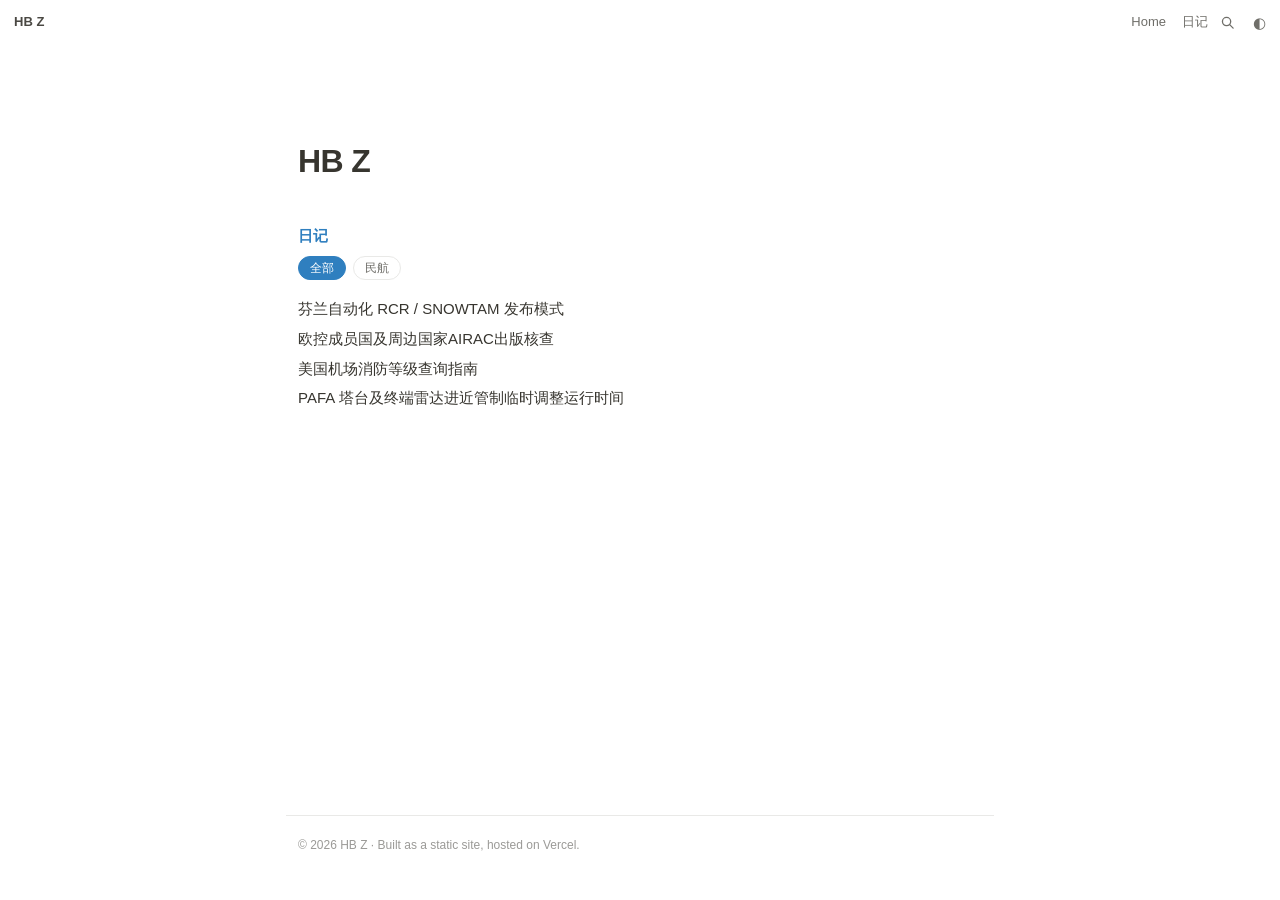
<file: index.html>
<!doctype html>
<html lang="en">
<head>
  <meta charset="utf-8">
  <meta http-equiv="Cache-Control" content="no-cache, no-store, must-revalidate">
  <meta http-equiv="Pragma" content="no-cache">
  <meta http-equiv="Expires" content="0">
  <meta name="viewport" content="width=device-width, initial-scale=1">
  <title>Your Name</title>
  <meta name="description" content="Personal diary — notes and thoughts.">
  <link rel="icon" href="assets/favicon.svg" type="image/svg+xml">
  <link rel="stylesheet" href="assets/style.css?v=202611212124">
</head>
<body>
  <header class="topbar">
    <a class="topbar-brand" href="index.html" data-brand>Your Name</a>
    <nav data-nav></nav>
    <button class="theme-toggle" type="button" title="Toggle theme" aria-label="Toggle color theme">◐</button>
  </header>

  <main class="page"><div class="column" id="app"></div></main>
  <footer class="footer"><div class="footer-inner" data-footer></div></footer>

  <script src="assets/render.js?v=202611212124"></script>
  <script src="assets/site.js?v=202611212124"></script>
</body>
</html>
</file>
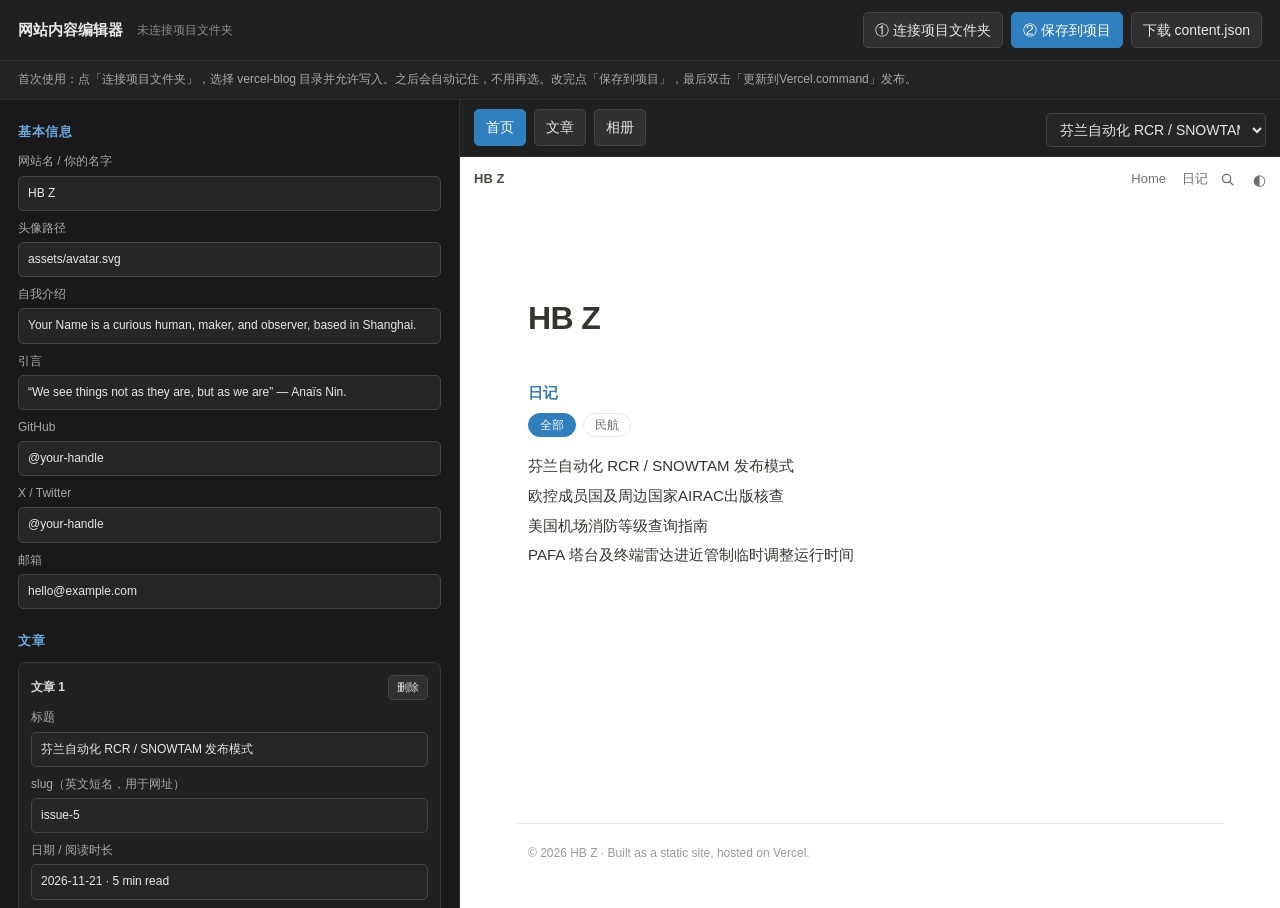
<file: admin.html>
<!doctype html>
<html lang="zh-CN">
<head>
<meta charset="utf-8">
<meta name="viewport" content="width=device-width, initial-scale=1">
<title>网站内容编辑器</title>
<style>
  * { box-sizing: border-box; }
  body { margin: 0; background: #191919; color: #e8e8e6; font: 14px/1.6 -apple-system, BlinkMacSystemFont, "PingFang SC", sans-serif; }
  button, input, textarea, select { font: inherit; }
  .bar { position: sticky; top: 0; z-index: 5; display: flex; align-items: center; gap: 14px; padding: 12px 18px; background: #202020; border-bottom: 1px solid #333; }
  .bar strong { font-size: 15px; }
  .bar .actions { margin-left: auto; display: flex; gap: 8px; flex-wrap: wrap; }
  .bar button, .mini, .pbtn, select { background: #303030; color: #e8e8e6; border: 1px solid #454545; border-radius: 5px; padding: 6px 11px; cursor: pointer; }
  .bar button:hover, .mini:hover, .pbtn:hover, select:hover { background: #3b3b3b; }
  .bar button.primary { background: #2f7fbf; border-color: #2f7fbf; color: #fff; }
  #status { color: #8b8b88; font-size: 12px; }
  .notice { padding: 9px 18px; background: #232323; color: #aaa; font-size: 12px; border-bottom: 1px solid #2c2c2c; }
  .wrap { display: grid; grid-template-columns: 460px 1fr; height: calc(100vh - 92px); }
  .form-pane { overflow: auto; padding: 18px; border-right: 1px solid #333; }
  .preview-pane { display: flex; flex-direction: column; min-width: 0; background: #111; }
  .preview-bar { display: flex; align-items: center; gap: 8px; padding: 9px 14px; background: #202020; border-bottom: 1px solid #333; }
  .pbtn.active { background: #2f7fbf; border-color: #2f7fbf; color: #fff; }
  #previewSlug { margin-left: auto; max-width: 220px; }
  iframe { flex: 1; width: 100%; border: 0; background: #fff; }
  h3 { margin: 22px 0 10px; font-size: 13px; color: #6ba9e0; letter-spacing: .04em; }
  h3:first-child { margin-top: 4px; }
  label { display: block; margin: 8px 0; color: #a8a8a5; font-size: 12px; }
  input, textarea, select { display: block; width: 100%; margin-top: 4px; background: #262626; color: #e8e8e6; border: 1px solid #444; border-radius: 5px; padding: 7px 9px; outline: none; }
  input:focus, textarea:focus { border-color: #6ba9e0; }
  textarea { resize: vertical; }
  .row-card { padding: 12px; margin: 10px 0; background: #212121; border: 1px solid #363636; border-radius: 7px; }
  .row-head { display: flex; align-items: center; margin-bottom: 4px; }
  .row-head strong { font-size: 12px; color: #ddd; }
  .row-head .mini { margin-left: auto; }
  .mini { padding: 3px 8px; font-size: 11px; }
  .photo-row { display: grid; grid-template-columns: 1fr 1fr 28px; gap: 6px; align-items: end; margin: 6px 0; }
  .photo-row input { margin: 0; }
  .photo-row .mini { padding: 6px 0; text-align: center; }
  .tip { color: #777; font-size: 11px; margin: 4px 0 0; }
  @media (max-width: 900px) { .wrap { grid-template-columns: 1fr; height: auto; } .preview-pane { height: 70vh; } }
</style>
</head>
<body>

<div class="bar">
  <strong>网站内容编辑器</strong>
  <span id="status">未连接项目文件夹</span>
  <div class="actions">
    <button id="connectBtn">① 连接项目文件夹</button>
    <button id="saveBtn" class="primary">② 保存到项目</button>
    <button id="downloadBtn">下载 content.json</button>
  </div>
</div>
<div class="notice" id="notice">首次使用：点「连接项目文件夹」，选择 vercel-blog 目录并允许写入。之后会自动记住，不用再选。改完点「保存到项目」，最后双击「更新到Vercel.command」发布。</div>

<div class="wrap">
  <section class="form-pane" id="formPane">
    <h3>基本信息</h3>
    <label>网站名 / 你的名字<input id="siteName"></label>
    <label>头像路径<input id="avatar" placeholder="assets/avatar.svg"></label>
    <label>自我介绍<input id="bio"></label>
    <label>引言<input id="quote"></label>
    <label>GitHub<input id="github" placeholder="@your-handle"></label>
    <label>X / Twitter<input id="x" placeholder="@your-handle"></label>
    <label>邮箱<input id="email" placeholder="hello@example.com"></label>

    <h3>文章</h3>
    <div id="writingsRows"></div>
    <button class="mini" id="addWriting">+ 添加文章</button>

    <h3>相册</h3>
    <div id="albumsRows"></div>
    <button class="mini" id="addAlbum">+ 添加相册</button>
    <p class="tip">提示：正文里空一行表示分段；如果每一段都以「1. 2. 3.」开头，会自动排成编号列表。照片路径可用 assets/ 下的本地文件，也可填完整网址。</p>
  </section>

  <section class="preview-pane">
    <div class="preview-bar">
      <button class="pbtn active" data-preview="home">首页</button>
      <button class="pbtn" data-preview="post">文章</button>
      <button class="pbtn" data-preview="photos">相册</button>
      <select id="previewSlug"></select>
    </div>
    <iframe id="preview" title="实时预览"></iframe>
  </section>
</div>

<script src="assets/render.js"></script>
<script>
(function () {
  var $ = function (s) { return document.querySelector(s); };
  var data = null, dirHandle = null, previewPage = 'home', previewSlug = '';
  var statusEl = $('#status'), noticeEl = $('#notice');

  function setStatus(text, bad) {
    statusEl.textContent = text;
    statusEl.style.color = bad ? '#ea7773' : '#8b8b88';
  }

  /* ---- IndexedDB: remember the folder handle ---- */
  function openDB() {
    return new Promise(function (resolve, reject) {
      var req = indexedDB.open('blog-editor', 1);
      req.onupgradeneeded = function () { req.result.createObjectStore('handles'); };
      req.onsuccess = function () { resolve(req.result); };
      req.onerror = function () { reject(req.error); };
    });
  }
  async function saveHandle(handle) {
    var db = await openDB();
    return new Promise(function (resolve, reject) {
      var tx = db.transaction('handles', 'readwrite');
      tx.objectStore('handles').put(handle, 'dir');
      tx.oncomplete = resolve; tx.onerror = function () { reject(tx.error); };
    });
  }
  async function loadHandle() {
    var db = await openDB();
    return new Promise(function (resolve) {
      var tx = db.transaction('handles', 'readonly');
      var req = tx.objectStore('handles').get('dir');
      req.onsuccess = function () { resolve(req.result || null); };
      req.onerror = function () { resolve(null); };
    });
  }

  /* ---- form <-> data ---- */
  function syncFromDOM() {
    if (!data) return;
    data.siteName = $('#siteName').value;
    data.avatar = $('#avatar').value;
    data.bio = $('#bio').value;
    data.quote = $('#quote').value;
    data.social = { github: $('#github').value, x: $('#x').value, email: $('#email').value };

    data.writings = Array.prototype.map.call(document.querySelectorAll('#writingsRows .row-card'), function (row) {
      return {
        slug: row.querySelector('[data-field="slug"]').value,
        title: row.querySelector('[data-field="title"]').value,
        date: row.querySelector('[data-field="date"]').value,
        body: row.querySelector('[data-field="body"]').value
      };
    });

    data.albums = Array.prototype.map.call(document.querySelectorAll('#albumsRows .row-card'), function (row) {
      return {
        name: row.querySelector('[data-field="albumName"]').value,
        photos: Array.prototype.map.call(row.querySelectorAll('.photo-row'), function (p) {
          return {
            src: p.querySelector('[data-field="src"]').value,
            caption: p.querySelector('[data-field="caption"]').value
          };
        })
      };
    });
  }

  function renderBasicForm() {
    $('#siteName').value = data.siteName || '';
    $('#avatar').value = data.avatar || '';
    $('#bio').value = data.bio || '';
    $('#quote').value = data.quote || '';
    $('#github').value = (data.social || {}).github || '';
    $('#x').value = (data.social || {}).x || '';
    $('#email').value = (data.social || {}).email || '';
  }

  function renderWritingsForm() {
    $('#writingsRows').innerHTML = (data.writings || []).map(function (w, i) {
      return '<div class="row-card" data-i="' + i + '">'
        + '<div class="row-head"><strong>文章 ' + (i + 1) + '</strong><button class="mini remove-writing" data-i="' + i + '">删除</button></div>'
        + '<label>标题<input data-field="title" value="' + esc(w.title) + '"></label>'
        + '<label>slug（英文短名，用于网址）<input data-field="slug" value="' + esc(w.slug) + '"></label>'
        + '<label>日期 / 阅读时长<input data-field="date" value="' + esc(w.date) + '"></label>'
        + '<label>正文<textarea data-field="body" rows="9">' + esc(w.body) + '</textarea></label>'
        + '</div>';
    }).join('');
    updateSlugOptions();
  }

  function renderAlbumsForm() {
    $('#albumsRows').innerHTML = (data.albums || []).map(function (a, i) {
      var photos = (a.photos || []).map(function (p, j) {
        return '<div class="photo-row">'
          + '<input data-field="src" value="' + esc(p.src) + '" placeholder="assets/photo-1.svg">'
          + '<input data-field="caption" value="' + esc(p.caption) + '" placeholder="图片说明">'
          + '<button class="mini remove-photo" data-i="' + i + '" data-j="' + j + '">×</button></div>';
      }).join('');
      return '<div class="row-card" data-i="' + i + '">'
        + '<div class="row-head"><strong>相册 ' + (i + 1) + '</strong><button class="mini remove-album" data-i="' + i + '">删除</button></div>'
        + '<label>相册名<input data-field="albumName" value="' + esc(a.name) + '"></label>'
        + '<div class="photos">' + photos + '</div>'
        + '<button class="mini add-photo" data-i="' + i + '">+ 添加照片</button>'
        + '</div>';
    }).join('');
  }

  function updateSlugOptions() {
    var sel = $('#previewSlug');
    var old = sel.value || previewSlug;
    sel.innerHTML = (data.writings || []).map(function (w) {
      return '<option value="' + esc(w.slug) + '">' + esc(w.title) + '</option>';
    }).join('');
    if (old && (data.writings || []).some(function (w) { return w.slug === old; })) sel.value = old;
    previewSlug = sel.value;
  }

  /* ---- live preview ---- */
  function updatePreview() {
    if (!data) return;
    var d = JSON.parse(JSON.stringify(data));
    var origin = location.origin;
    var payload = JSON.stringify(d).replace(/</g, '\\u003c');
    var html = '<!doctype html><html><head><meta charset="utf-8">'
      + '<link rel="stylesheet" href="' + origin + '/assets/style.css"></head><body>'
      + '<header class="topbar"><a class="topbar-brand" href="#" data-brand></a>'
      + '<nav data-nav></nav><button class="theme-toggle">◐</button></header>'
      + '<main class="page"><div class="column" id="app"></div></main>'
      + '<footer class="footer"><div class="footer-inner" data-footer></div></footer>'
      + '<script src="' + origin + '/assets/render.js"><\/script>'
      + '<script>renderAll(' + payload + ',"' + previewPage + '",' + JSON.stringify(previewSlug) + ');<\/script>'
      + '</body></html>';
    $('#preview').srcdoc = html;
  }

  function refreshAll() { renderBasicForm(); renderWritingsForm(); renderAlbumsForm(); updatePreview(); }

  /* ---- events ---- */
  $('#formPane').addEventListener('input', function () { syncFromDOM(); updatePreview(); });

  $('#writingsRows').addEventListener('click', function (e) {
    syncFromDOM();
    var btn = e.target.closest('button');
    if (!btn) return;
    var i = Number(btn.dataset.i);
    if (btn.classList.contains('remove-writing')) data.writings.splice(i, 1);
    renderWritingsForm(); updatePreview();
  });

  $('#addWriting').addEventListener('click', function () {
    syncFromDOM();
    data.writings.push({ slug: 'new-post-' + Date.now().toString(36), title: '新文章标题', date: '2026-01-01', body: '第一段简介。\n\n1. 第一点\n2. 第二点\n\n— ' + (data.siteName || 'Your Name') + ', 2026' });
    renderWritingsForm(); updatePreview();
  });

  $('#albumsRows').addEventListener('click', function (e) {
    syncFromDOM();
    var btn = e.target.closest('button');
    if (!btn) return;
    var i = Number(btn.dataset.i);
    if (btn.classList.contains('remove-album')) data.albums.splice(i, 1);
    else if (btn.classList.contains('remove-photo')) data.albums[i].photos.splice(Number(btn.dataset.j), 1);
    else if (btn.classList.contains('add-photo')) data.albums[i].photos.push({ src: 'assets/photo-1.svg', caption: '新照片说明' });
    renderAlbumsForm(); updatePreview();
  });

  $('#addAlbum').addEventListener('click', function () {
    syncFromDOM();
    data.albums.push({ name: '新相册', photos: [{ src: 'assets/photo-1.svg', caption: '照片说明' }] });
    renderAlbumsForm(); updatePreview();
  });

  document.querySelectorAll('.pbtn').forEach(function (btn) {
    btn.addEventListener('click', function () {
      document.querySelectorAll('.pbtn').forEach(function (b) { b.classList.remove('active'); });
      btn.classList.add('active');
      previewPage = btn.dataset.preview;
      updatePreview();
    });
  });
  $('#previewSlug').addEventListener('change', function () { previewSlug = this.value; updatePreview(); });

  $('#connectBtn').addEventListener('click', async function () {
    if (!window.showDirectoryPicker) {
      setStatus('当前浏览器不支持，请用 Chrome / Edge 打开', true);
      return;
    }
    try {
      dirHandle = await window.showDirectoryPicker({ mode: 'readwrite' });
      await saveHandle(dirHandle);
      setStatus('已连接：' + dirHandle.name);
      noticeEl.textContent = '已连接项目文件夹。修改左侧表单，右侧实时预览；点「保存到项目」写入 content.json，再双击「更新到Vercel.command」发布。';
    } catch (e) {
      setStatus('连接取消：' + (e.message || e.name), true);
    }
  });

  $('#saveBtn').addEventListener('click', async function () {
    syncFromDOM();
    if (!dirHandle) { setStatus('请先点「连接项目文件夹」', true); return; }
    try {
      var fh = await dirHandle.getFileHandle('content.json', { create: true });
      var w = await fh.createWritable();
      await w.write(JSON.stringify(data, null, 2) + '\n');
      await w.close();
      setStatus('已保存 content.json ✓');
    } catch (e) {
      setStatus('保存失败：' + (e.message || e.name), true);
    }
  });

  $('#downloadBtn').addEventListener('click', function () {
    syncFromDOM();
    var blob = new Blob([JSON.stringify(data, null, 2) + '\n'], { type: 'application/json' });
    var a = document.createElement('a');
    a.href = URL.createObjectURL(blob);
    a.download = 'content.json';
    a.click();
    URL.revokeObjectURL(a.href);
    setStatus('已下载 content.json，请手动放到项目目录');
  });

  /* ---- init ---- */
  (async function () {
    try {
      var h = await loadHandle();
      if (h && h.queryPermission) {
        var perm = await h.queryPermission({ mode: 'readwrite' });
        if (perm === 'granted') { dirHandle = h; setStatus('已连接：' + h.name); }
      }
    } catch (e) { /* ignore */ }

    try {
      var r = await fetch('content.json', { cache: 'no-store' });
      data = await r.json();
      refreshAll();
    } catch (e) {
      noticeEl.textContent = '读取 content.json 失败。请双击项目目录里的「编辑网站.command」启动本地服务后再打开本页，不要直接用 file:// 打开。';
      setStatus('需要本地服务', true);
    }
  })();
})();
</script>
</body>
</html>
</file>
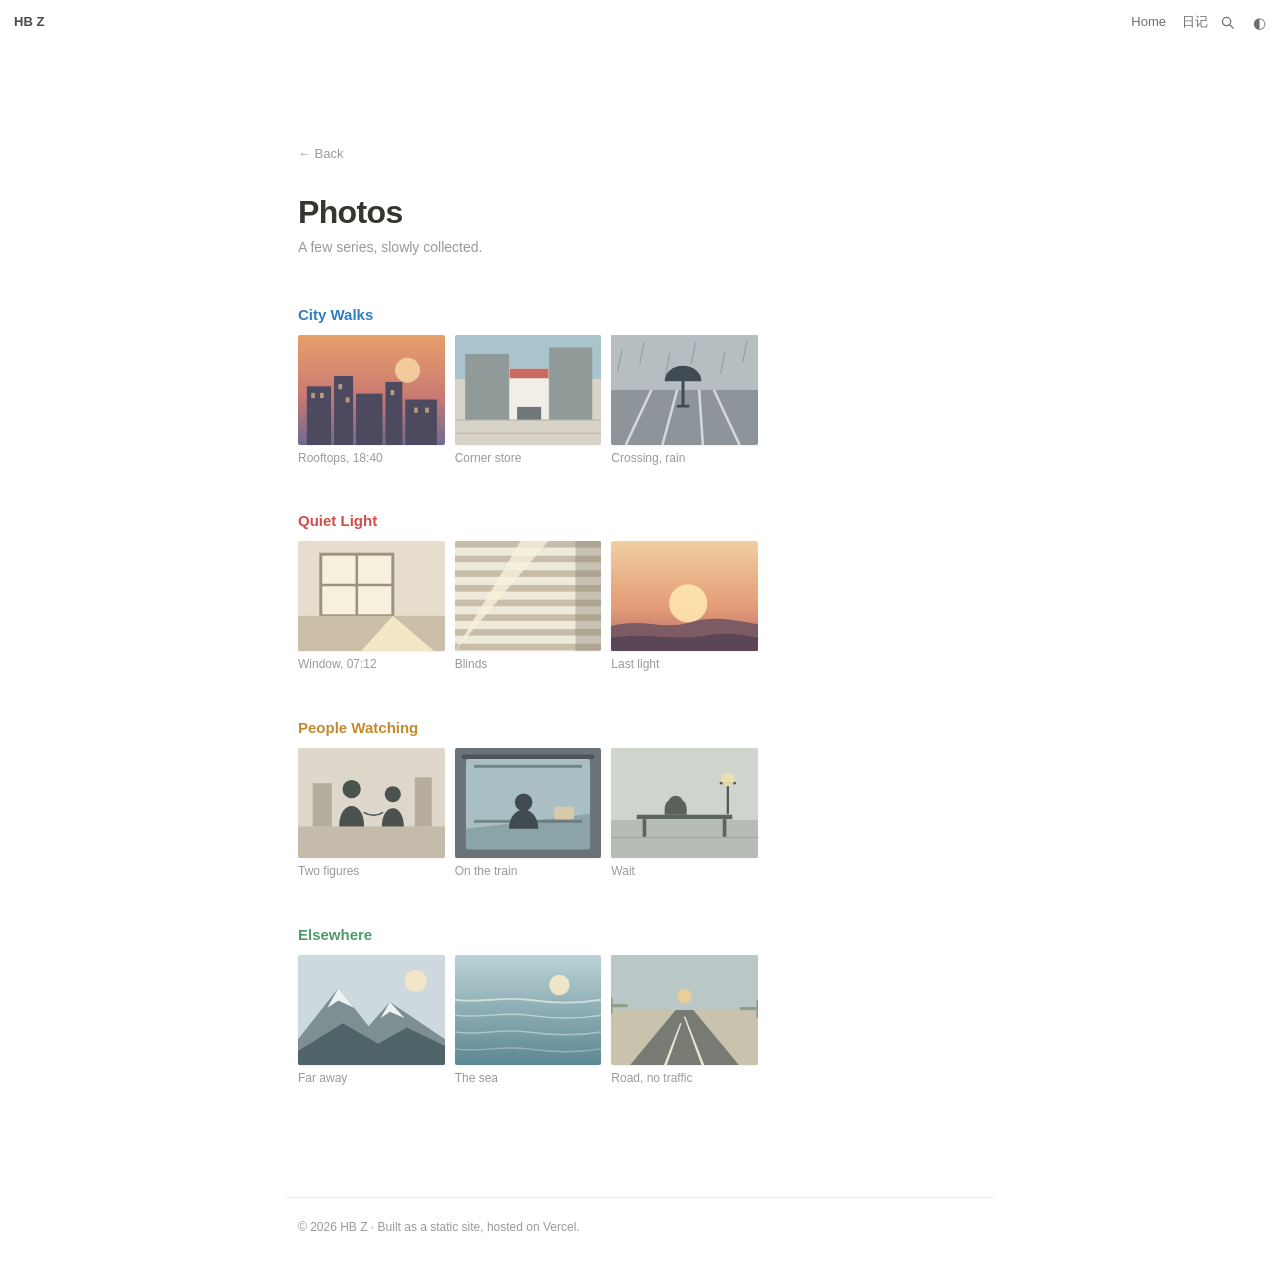
<file: photos.html>
<!doctype html>
<html lang="en">
<head>
  <meta charset="utf-8">
  <meta http-equiv="Cache-Control" content="no-cache, no-store, must-revalidate">
  <meta http-equiv="Pragma" content="no-cache">
  <meta http-equiv="Expires" content="0">
  <meta name="viewport" content="width=device-width, initial-scale=1">
  <title>Photos</title>
  <link rel="icon" href="assets/favicon.svg" type="image/svg+xml">
  <link rel="stylesheet" href="assets/style.css?v=202611212124">
</head>
<body>
  <header class="topbar">
    <a class="topbar-brand" href="index.html" data-brand>Your Name</a>
    <nav data-nav></nav>
    <button class="theme-toggle" type="button" title="Toggle theme" aria-label="Toggle color theme">◐</button>
  </header>

  <main class="page"><div class="column" id="app"></div></main>
  <footer class="footer"><div class="footer-inner" data-footer></div></footer>

  <script src="assets/render.js?v=202611212124"></script>
  <script src="assets/site.js?v=202611212124"></script>
</body>
</html>
</file>
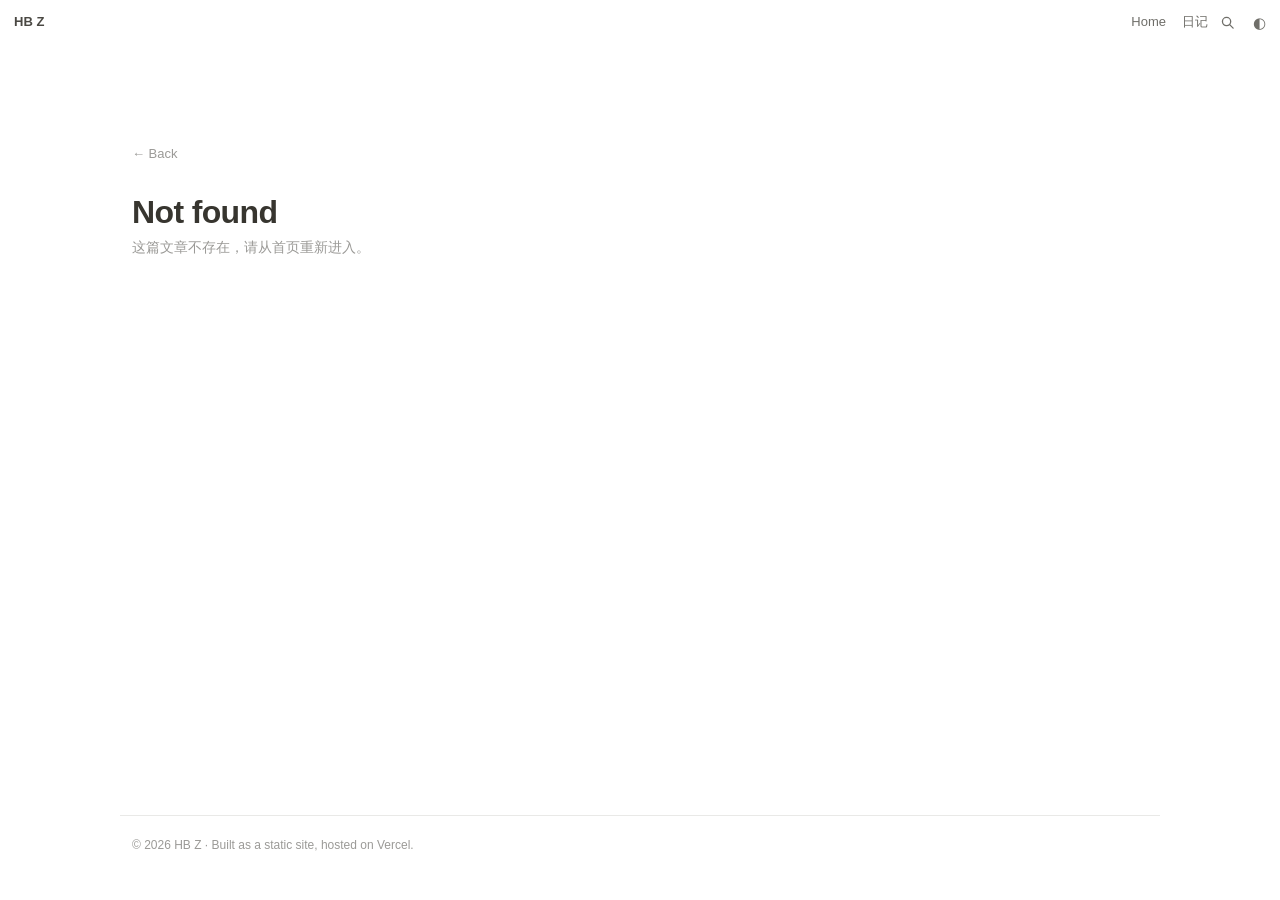
<file: post.html>
<!doctype html>
<html lang="en">
<head>
  <meta charset="utf-8">
  <meta http-equiv="Cache-Control" content="no-cache, no-store, must-revalidate">
  <meta http-equiv="Pragma" content="no-cache">
  <meta http-equiv="Expires" content="0">
  <meta name="viewport" content="width=device-width, initial-scale=1">
  <title>Writing</title>
  <link rel="icon" href="assets/favicon.svg" type="image/svg+xml">
  <link rel="stylesheet" href="assets/style.css?v=202611212124">
</head>
<body>
  <header class="topbar">
    <a class="topbar-brand" href="index.html" data-brand>Your Name</a>
    <nav data-nav></nav>
    <button class="theme-toggle" type="button" title="Toggle theme" aria-label="Toggle color theme">◐</button>
  </header>

  <main class="page page-post"><div class="column" id="app"></div></main>
  <footer class="footer"><div class="footer-inner" data-footer></div></footer>

  <script src="assets/render.js?v=202611212124"></script>
  <script src="assets/site.js?v=202611212124"></script>
</body>
</html>
</file>
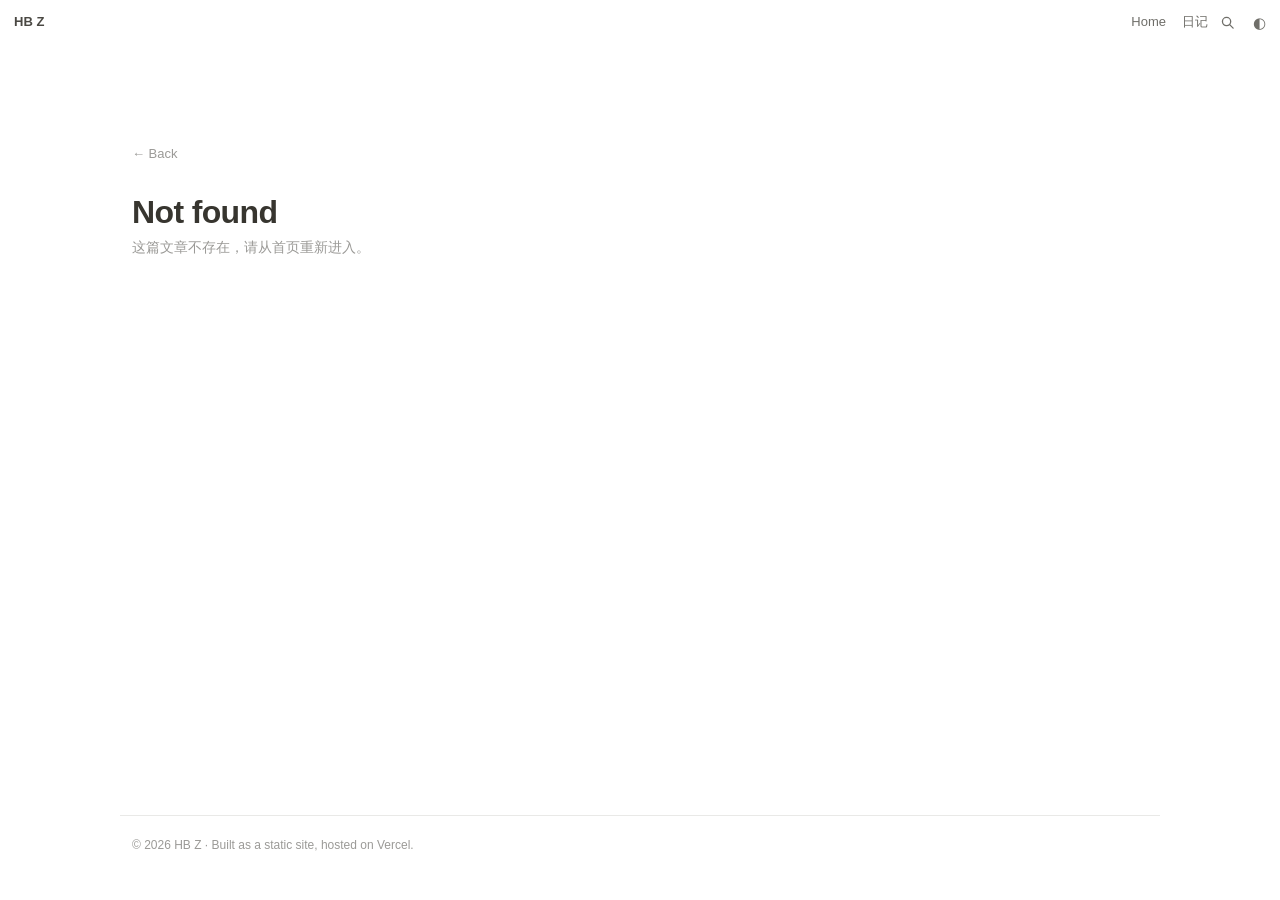
<file: writing-2.html>
<!doctype html>
<html lang="en">
<head>
  <meta charset="utf-8">
  <meta http-equiv="refresh" content="0; url=post.html?slug=field-guide-attention">
  <title>Redirecting…</title>
  <script>location.replace('post.html?slug=field-guide-attention');</script>
</head>
<body><p><a href="post.html?slug=field-guide-attention">继续阅读</a></p></body>
</html>
</file>
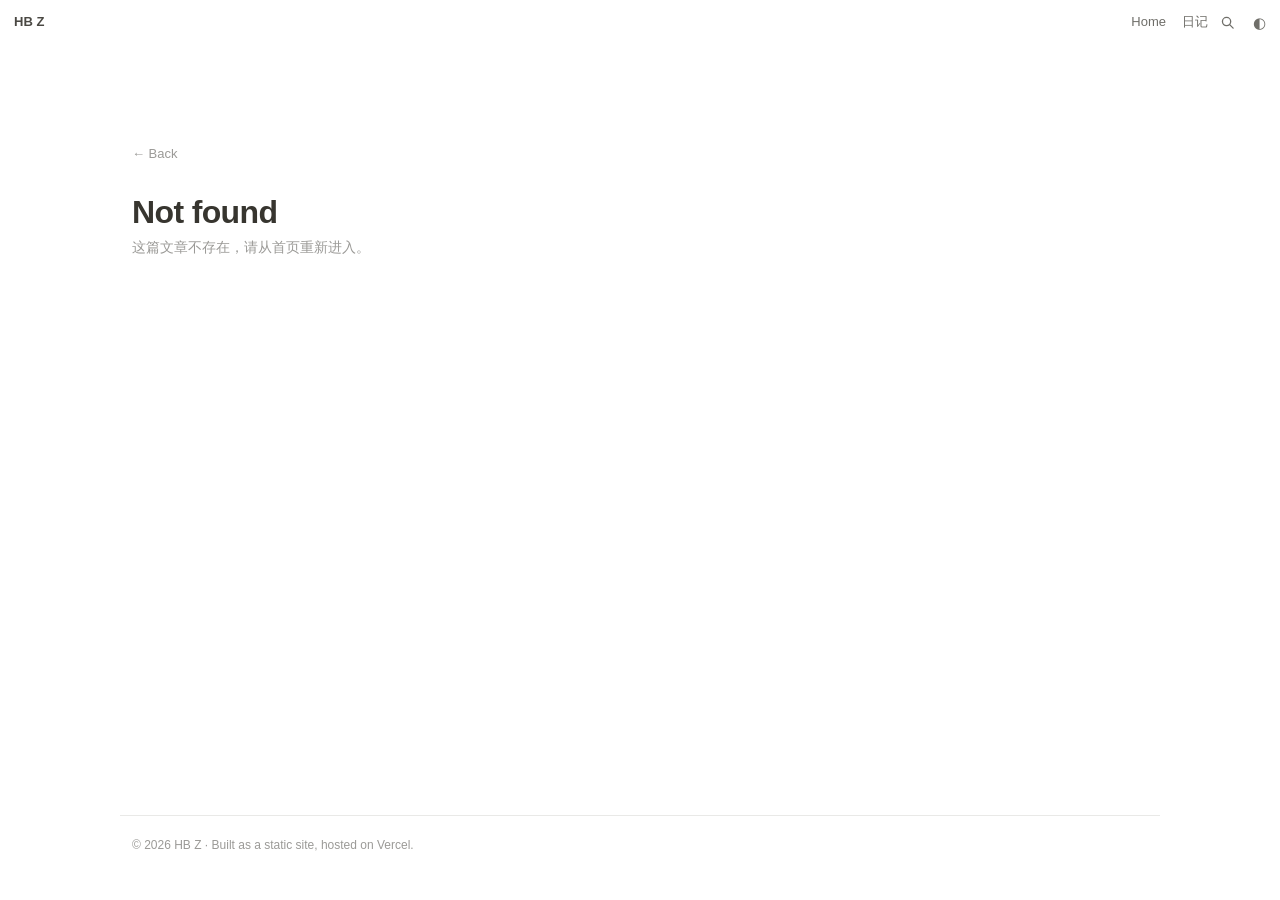
<file: writing.html>
<!doctype html>
<html lang="en">
<head>
  <meta charset="utf-8">
  <meta http-equiv="refresh" content="0; url=post.html?slug=notes-on-making">
  <title>Redirecting…</title>
  <script>location.replace('post.html?slug=notes-on-making');</script>
</head>
<body><p><a href="post.html?slug=notes-on-making">继续阅读</a></p></body>
</html>
</file>
<file: assets/style.css>
/* ------------------------------------------------------------------
   Minimal Notion-like personal site
   Colors adapt to system theme; use the ☾ button in the top bar to override.
   ------------------------------------------------------------------ */

:root {
  --bg: #ffffff;
  --text: #37352f;
  --muted: #9b9a97;
  --subtle: #6f6e69;
  --line: #e9e9e7;
  --card: #f7f6f3;
  --blue: #2f7fbf;
  --red: #d44c47;
  --orange: #c48a2d;
  --green: #4f9a6a;
  --shadow: 0 1px 2px rgba(15, 15, 15, 0.06);
}

@media (prefers-color-scheme: dark) {
  :root:not([data-theme="light"]) {
    --bg: #191919;
    --text: #e8e8e6;
    --muted: #8b8b88;
    --subtle: #a8a8a5;
    --line: #2f2f2f;
    --card: #232323;
    --blue: #6ba9e0;
    --red: #ea7773;
    --orange: #dda758;
    --green: #74bd8b;
    --shadow: 0 1px 2px rgba(0, 0, 0, 0.25);
  }
}

:root[data-theme="dark"] {
  --bg: #191919;
  --text: #e8e8e6;
  --muted: #8b8b88;
  --subtle: #a8a8a5;
  --line: #2f2f2f;
  --card: #232323;
  --blue: #6ba9e0;
  --red: #ea7773;
  --orange: #dda758;
  --green: #74bd8b;
  --shadow: 0 1px 2px rgba(0, 0, 0, 0.25);
}

* { box-sizing: border-box; }

html { -webkit-text-size-adjust: 100%; }

body {
  margin: 0;
  min-height: 100vh;
  display: flex;
  flex-direction: column;
  background: var(--bg);
  color: var(--text);
  font-family: -apple-system, BlinkMacSystemFont, "Segoe UI", "PingFang SC",
    "Hiragino Sans GB", "Microsoft YaHei", Roboto, Helvetica, Arial, sans-serif;
  font-size: 15px;
  line-height: 1.65;
  -webkit-font-smoothing: antialiased;
  transition: background-color 160ms ease, color 160ms ease;
}

a { color: inherit; }

/* --- top bar ------------------------------------------------------- */

.topbar {
  position: sticky;
  top: 0;
  z-index: 10;
  flex: 0 0 auto;
  height: 45px;
  display: flex;
  align-items: center;
  gap: 18px;
  padding: 0 14px;
  background: color-mix(in srgb, var(--bg) 92%, transparent);
  backdrop-filter: saturate(180%) blur(12px);
  border-bottom: 1px solid transparent;
}

.topbar-brand {
  font-size: 13px;
  font-weight: 600;
  text-decoration: none;
  white-space: nowrap;
  opacity: 0.9;
}

.topbar-brand:hover { opacity: 1; }

.topbar nav {
  margin-left: auto;
  display: flex;
  align-items: center;
  gap: 16px;
}

.topbar nav a,
.theme-toggle,
.search-toggle {
  font-size: 13px;
  color: var(--subtle);
  text-decoration: none;
  background: none;
  border: 0;
  padding: 0;
  cursor: pointer;
  font-family: inherit;
}

.topbar nav a:hover,
.theme-toggle:hover,
.search-toggle:hover { color: var(--text); }

.theme-toggle { font-size: 15px; line-height: 1; }

.search-toggle {
  display: inline-flex;
  align-items: center;
  margin-left: -4px;
}

.search-toggle svg { display: block; }

/* --- search overlay ------------------------------------------------ */

.search-overlay {
  position: fixed;
  inset: 0;
  z-index: 100;
  display: none;
  justify-content: center;
  align-items: flex-start;
  padding: 14vh 20px 20px;
}

.search-overlay.is-open { display: flex; }

.search-backdrop {
  position: absolute;
  inset: 0;
  background: rgba(15, 15, 15, 0.32);
  backdrop-filter: blur(2px);
}

.search-box {
  position: relative;
  width: 560px;
  max-width: 100%;
  max-height: 72vh;
  display: flex;
  flex-direction: column;
  background: var(--bg);
  color: var(--text);
  border: 1px solid var(--line);
  border-radius: 10px;
  box-shadow: 0 16px 48px rgba(0, 0, 0, 0.22);
  overflow: hidden;
}

.search-field {
  display: flex;
  align-items: center;
  gap: 10px;
  padding: 13px 16px;
  border-bottom: 1px solid var(--line);
  color: var(--muted);
}

.search-field input {
  flex: 1;
  min-width: 0;
  border: 0;
  outline: 0;
  background: transparent;
  color: var(--text);
  font-family: inherit;
  font-size: 15px;
  line-height: 1.4;
}

.search-field input::placeholder { color: var(--muted); }
.search-field input::-webkit-search-cancel-button { cursor: pointer; }

.search-esc {
  flex: 0 0 auto;
  font-family: inherit;
  font-size: 11px;
  color: var(--muted);
  border: 1px solid var(--line);
  border-radius: 4px;
  padding: 1px 6px;
  cursor: pointer;
  background: var(--card);
}

.search-esc:hover { color: var(--text); }

.search-results {
  overflow-y: auto;
  padding: 8px;
}

.search-result {
  display: block;
  padding: 9px 10px;
  border-radius: 6px;
  text-decoration: none;
  color: var(--text);
}

.search-result:hover,
.search-result:focus-visible {
  background: var(--card);
  outline: none;
}

.search-result-title {
  display: block;
  font-size: 14px;
  font-weight: 600;
  line-height: 1.4;
}

.search-result-snippet {
  display: block;
  font-size: 12px;
  color: var(--muted);
  line-height: 1.5;
  margin-top: 3px;
}

.search-result mark {
  background: transparent;
  color: var(--blue);
  font-weight: 700;
}

.search-empty {
  color: var(--muted);
  font-size: 13px;
  text-align: center;
  margin: 0;
  padding: 30px 12px;
}

/* --- page shell ---------------------------------------------------- */

.page {
  width: 708px;
  max-width: 100%;
  margin: 0 auto;
  padding: 96px 12px 110px;
  flex: 1 0 auto;
}

.column {
  max-width: 460px;
}

/* Article pages use a much wider reading column than the home page. */
.page-post {
  width: 1040px;
}

.page-post .column {
  max-width: 960px;
}

.page-post + .footer {
  width: 1040px;
}

.avatar {
  width: 126px;
  height: 126px;
  display: block;
  border-radius: 3px;
  background: #fff;
  box-shadow: var(--shadow);
  margin-bottom: 18px;
}

h1 {
  font-size: 32px;
  line-height: 1.25;
  letter-spacing: -0.02em;
  font-weight: 700;
  margin: 0 0 4px;
}

.meta {
  color: var(--muted);
  font-size: 14px;
  margin: 0 0 8px;
}

section { margin-top: 44px; }

h2 {
  font-size: 15px;
  font-weight: 700;
  line-height: 1.4;
  margin: 0 0 10px;
}

.h-writings { color: var(--blue); }
.h-photos { color: var(--red); }
.h-about { color: var(--orange); }
.h-notes { color: var(--green); }

/* --- link lists ---------------------------------------------------- */

.link-list {
  list-style: none;
  padding: 0;
  margin: 0;
}

.link-list li { margin: 3px 0; }

.link-list a {
  text-decoration: none;
  display: inline-flex;
  align-items: baseline;
  gap: 8px;
  padding: 1px 0;
}

.link-list a:hover { text-decoration: underline; }

.icon {
  display: inline-block;
  width: 17px;
  text-align: center;
  flex: 0 0 17px;
  font-size: 13px;
  opacity: 0.85;
}

/* --- tags ---------------------------------------------------------- */

.tag-bar {
  display: flex;
  flex-wrap: wrap;
  gap: 7px;
  margin: 0 0 16px;
}

.tag-chip {
  font-family: inherit;
  font-size: 12px;
  line-height: 1.5;
  color: var(--subtle);
  background: transparent;
  border: 1px solid var(--line);
  border-radius: 999px;
  padding: 2px 11px;
  cursor: pointer;
  transition: background-color 140ms ease, color 140ms ease, border-color 140ms ease;
}

.tag-chip:hover { color: var(--text); border-color: var(--subtle); }

.tag-chip.is-active {
  color: #fff;
  background: var(--blue);
  border-color: var(--blue);
}

.post-tags {
  display: flex;
  flex-wrap: wrap;
  gap: 7px;
  margin: 0 0 18px;
}

.post-tag {
  font-size: 12px;
  line-height: 1.5;
  color: var(--subtle);
  background: var(--card);
  border: 1px solid var(--line);
  border-radius: 999px;
  padding: 2px 11px;
  text-decoration: none;
}

.post-tag:hover { color: var(--blue); border-color: var(--blue); }

.tag-empty {
  color: var(--muted);
  font-size: 13px;
  margin: 8px 0 0;
}

/* --- about --------------------------------------------------------- */

.bio {
  font-weight: 600;
  margin: 0 0 10px;
}

.quote {
  color: var(--muted);
  font-style: italic;
  margin: 0 0 12px;
}

.social p { margin: 2px 0; }

/* --- article ------------------------------------------------------- */

.back-link {
  display: inline-block;
  color: var(--muted);
  text-decoration: none;
  font-size: 13px;
  margin-bottom: 28px;
}

.back-link:hover { color: var(--text); text-decoration: underline; }

article h1 { font-size: 34px; margin-bottom: 6px; }

article .lede {
  color: var(--subtle);
  margin: 14px 0 26px;
}

article ol {
  padding-left: 24px;
  margin: 0;
}

article ol li {
  margin: 0 0 14px;
  padding-left: 4px;
  line-height: 1.72;
}

article p { margin: 0 0 16px; }

article h2 { font-size: 19px; margin: 30px 0 10px; }
article h3 { font-size: 16px; margin: 24px 0 8px; }

article ul {
  padding-left: 22px;
  margin: 0 0 16px;
}

article ul li { margin: 0 0 8px; }

article blockquote {
  margin: 0 0 18px;
  padding: 2px 0 2px 16px;
  border-left: 3px solid var(--line);
  color: var(--subtle);
}

article pre {
  background: var(--card);
  border-radius: 4px;
  padding: 14px 16px;
  overflow-x: auto;
  margin: 0 0 18px;
}

article code {
  font-family: ui-monospace, SFMono-Regular, Menlo, Consolas, monospace;
  font-size: 0.9em;
}

article img {
  max-width: 100%;
  border-radius: 3px;
  margin: 4px 0 18px;
}

.edit-link {
  margin-top: 36px;
  padding-top: 14px;
  border-top: 1px solid var(--line);
  font-size: 13px;
}

.edit-link a {
  color: var(--muted);
  text-decoration: none;
}

.edit-link a:hover { color: var(--blue); text-decoration: underline; }

.signature {
  text-align: right;
  color: var(--muted);
  font-style: italic;
  margin-top: 30px;
}

hr {
  border: 0;
  border-top: 1px solid var(--line);
  margin: 34px 0;
}

/* --- photo gallery ------------------------------------------------- */

.album { margin-top: 44px; }

.grid {
  display: grid;
  grid-template-columns: repeat(3, 1fr);
  gap: 10px;
}

.grid figure { margin: 0; }

.grid img {
  width: 100%;
  aspect-ratio: 4 / 3;
  object-fit: cover;
  display: block;
  border-radius: 2px;
  background: var(--card);
  box-shadow: var(--shadow);
  transition: transform 180ms ease;
}

.grid img:hover { transform: translateY(-2px); }

.grid figcaption {
  font-size: 12px;
  color: var(--muted);
  margin-top: 5px;
  line-height: 1.4;
}

/* --- footer -------------------------------------------------------- */

.footer {
  width: 708px;
  max-width: 100%;
  margin: 0 auto;
  flex: 0 0 auto;
  padding: 20px 12px 44px;
  border-top: 1px solid var(--line);
  color: var(--muted);
  font-size: 12px;
}

.footer-inner { max-width: 460px; }

.footer a { text-decoration: none; }
.footer a:hover { text-decoration: underline; }

/* --- responsive ---------------------------------------------------- */

@media (max-width: 760px) {
  .page, .page-post { width: 100%; padding: 56px 24px 80px; }
  .footer, .page-post + .footer { width: 100%; padding: 20px 24px 36px; }
  .grid { grid-template-columns: repeat(2, 1fr); }
  .topbar nav { gap: 12px; }
  .search-overlay { padding: 9vh 12px 12px; }
  h1, article h1 { font-size: 28px; }
}
</file>
